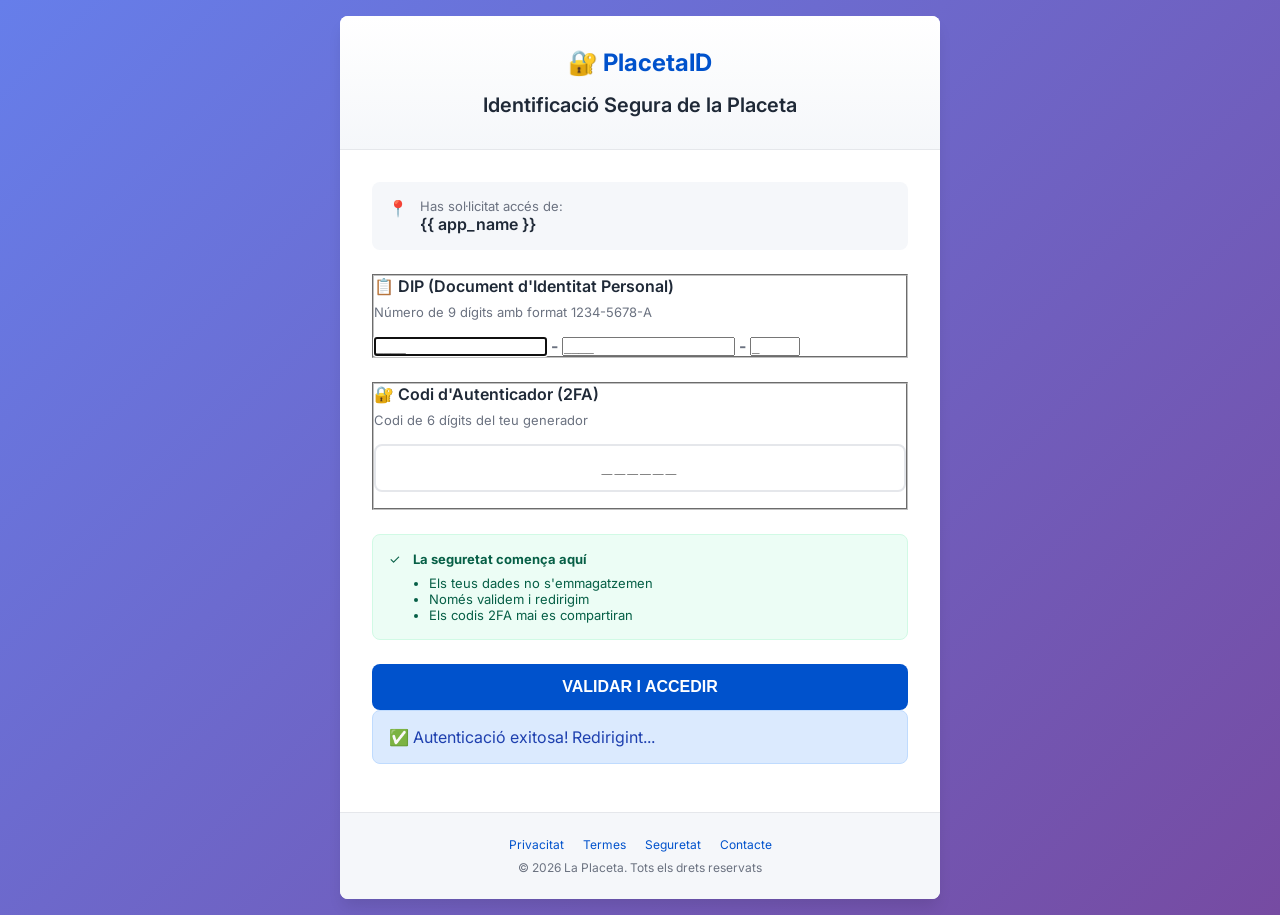
<file: backend/templates/login.html>
<!DOCTYPE html>
<html lang="ca">
<head>
    <meta charset="UTF-8">
    <meta name="viewport" content="width=device-width, initial-scale=1.0">
    <meta http-equiv="X-UA-Compatible" content="IE=edge">
    <meta name="theme-color" content="#0052CC">
    <title>PlacetaID - Autenticació Segura</title>
    <link rel="preconnect" href="https://fonts.googleapis.com">
    <link rel="preconnect" href="https://fonts.gstatic.com" crossorigin>
    <link href="https://fonts.googleapis.com/css2?family=Inter:wght@400;500;600;700&display=swap" rel="stylesheet">
    <style>
        :root {
            --primary: #0052CC;
            --primary-hover: #003D99;
            --success: #16A34A;
            --error: #DC2626;
            --background: #FFFFFF;
            --surface: #F5F7FA;
            --border: #E5E7EB;
            --text-primary: #1F2937;
            --text-secondary: #6B7280;
        }

        * {
            margin: 0;
            padding: 0;
            box-sizing: border-box;
        }

        body {
            font-family: 'Inter', sans-serif;
            background: linear-gradient(135deg, #667eea 0%, #764ba2 100%);
            min-height: 100vh;
            display: flex;
            align-items: center;
            justify-content: center;
            padding: 16px;
        }

        .container {
            background: var(--background);
            border-radius: 8px;
            box-shadow: 0 10px 15px -3px rgba(0, 0, 0, 0.1);
            max-width: 600px;
            width: 100%;
            overflow: hidden;
            animation: slideInUp 400ms ease-out;
        }

        @keyframes slideInUp {
            from {
                opacity: 0;
                transform: translateY(20px);
            }
            to {
                opacity: 1;
                transform: translateY(0);
            }
        }

        .header {
            padding: 32px;
            text-align: center;
            border-bottom: 1px solid var(--border);
            background: linear-gradient(to bottom, #fff, var(--surface));
        }

        .logo {
            display: flex;
            align-items: center;
            justify-content: center;
            gap: 12px;
            margin-bottom: 16px;
            color: var(--primary);
            font-size: 24px;
            font-weight: 700;
        }

        .title {
            font-size: 20px;
            font-weight: 600;
            color: var(--text-primary);
        }

        .main {
            padding: 32px;
        }

        .app-info {
            display: flex;
            gap: 12px;
            padding: 16px;
            background: var(--surface);
            border-radius: 8px;
            margin-bottom: 24px;
        }

        .form-group {
            margin-bottom: 24px;
        }

        .label-main {
            display: block;
            font-size: 16px;
            font-weight: 600;
            color: var(--text-primary);
            margin-bottom: 8px;
        }

        .form-hint {
            display: block;
            font-size: 13px;
            color: var(--text-secondary);
            margin-bottom: 16px;
        }

        .dip-input {
            display: flex;
            align-items: center;
            gap: 4px;
        }

        .dip-segment,
        .totp-input {
            flex: 1;
            padding: 12px 16px;
            border: 2px solid var(--border);
            border-radius: 8px;
            font-size: 18px;
            font-weight: 600;
            letter-spacing: 2px;
            text-align: center;
            font-family: 'Courier New', monospace;
            transition: all 200ms;
        }

        .dip-segment:focus,
        .totp-input:focus {
            outline: none;
            border-color: var(--primary);
            box-shadow: 0 0 0 3px rgba(0, 82, 204, 0.1);
        }

        .totp-input {
            width: 100%;
            margin-bottom: 16px;
        }

        .security-notice {
            display: flex;
            gap: 12px;
            padding: 16px;
            background: #ECFDF5;
            border: 1px solid #D1FAE5;
            border-radius: 8px;
            margin-bottom: 24px;
            font-size: 13px;
            color: #065F46;
        }

        .btn-submit {
            width: 100%;
            padding: 14px 20px;
            background: var(--primary);
            color: white;
            border: none;
            border-radius: 8px;
            font-size: 16px;
            font-weight: 600;
            cursor: pointer;
            transition: all 200ms;
        }

        .btn-submit:hover:not(:disabled) {
            background: var(--primary-hover);
            box-shadow: 0 4px 6px -1px rgba(0, 0, 0, 0.1);
        }

        .btn-submit:disabled {
            opacity: 0.6;
            cursor: not-allowed;
        }

        .alert {
            padding: 16px;
            border-radius: 8px;
            margin-bottom: 16px;
            display: none;
            animation: slideInUp 300ms ease-out;
        }

        .alert-error {
            background: #FEE2E2;
            border: 1px solid #FECACA;
            color: #7F1D1D;
        }

        .alert-success {
            background: #DBEAFE;
            border: 1px solid #BFDBFE;
            color: #1E40AF;
            display: flex;
        }

        .footer {
            padding: 24px 32px;
            border-top: 1px solid var(--border);
            text-align: center;
            background: var(--surface);
            font-size: 12px;
            color: var(--text-secondary);
        }

        .footer-link {
            color: var(--primary);
            text-decoration: none;
            margin: 0 8px;
        }

        @media (max-width: 640px) {
            .container {
                border-radius: 0;
                min-height: 100vh;
            }
            .header {
                padding: 16px;
            }
            .main {
                padding: 20px;
            }
        }
    </style>
</head>
<body>
    <div class="container">
        <header class="header">
            <div class="logo">
                🔐 PlacetaID
            </div>
            <h1 class="title">Identificació Segura de la Placeta</h1>
        </header>

        <main class="main">
            <div class="app-info">
                <span>📍</span>
                <div>
                    <p style="font-size: 13px; color: var(--text-secondary);">Has sol·licitat accés de:</p>
                    <p style="font-weight: 600; color: var(--text-primary);">{{ app_name }}</p>
                </div>
            </div>

            <form id="loginForm">
                <fieldset class="form-group">
                    <label class="label-main">📋 DIP (Document d'Identitat Personal)</label>
                    <p class="form-hint">Número de 9 dígits amb format 1234-5678-A</p>
                    <div class="dip-input">
                        <input type="text" id="dipInput1" maxlength="4" inputmode="numeric" placeholder="____" autocomplete="off">
                        <span style="color: var(--text-secondary); font-weight: 700;">-</span>
                        <input type="text" id="dipInput2" maxlength="4" inputmode="numeric" placeholder="____" autocomplete="off">
                        <span style="color: var(--text-secondary); font-weight: 700;">-</span>
                        <input type="text" id="dipInput3" maxlength="1" inputmode="text" placeholder="_" autocomplete="off" style="flex: 0 0 auto; width: 50px;">
                    </div>
                </fieldset>

                <fieldset class="form-group">
                    <label class="label-main">🔐 Codi d'Autenticador (2FA)</label>
                    <p class="form-hint">Codi de 6 dígits del teu generador</p>
                    <input type="text" id="totp2faInput" class="totp-input" maxlength="6" inputmode="numeric" placeholder="______" autocomplete="off">
                </fieldset>

                <div class="security-notice">
                    <span>✓</span>
                    <div>
                        <strong>La seguretat comença aquí</strong>
                        <ul style="margin-top: 8px; margin-left: 16px;">
                            <li>Els teus dades no s'emmagatzemen</li>
                            <li>Només validem i redirigim</li>
                            <li>Els codis 2FA mai es compartiran</li>
                        </ul>
                    </div>
                </div>

                <button type="submit" class="btn-submit">VALIDAR I ACCEDIR</button>
            </form>

            <div id="errorContainer" class="alert alert-error">
                <span id="errorMessage"></span>
            </div>

            <div id="successContainer" class="alert alert-success">
                <span id="successMessage">✅ Autenticació exitosa! Redirigint...</span>
            </div>
        </main>

        <footer class="footer">
            <a href="#" class="footer-link">Privacitat</a>
            <a href="#" class="footer-link">Termes</a>
            <a href="#" class="footer-link">Seguretat</a>
            <a href="#" class="footer-link">Contacte</a>
            <p style="margin-top: 8px;">© 2026 La Placeta. Tots els drets reservats</p>
        </footer>
    </div>

    <script>
        // DIP Input Handler
        const dipInputs = [
            document.getElementById('dipInput1'),
            document.getElementById('dipInput2'),
            document.getElementById('dipInput3')
        ];

        dipInputs.forEach((input, index) => {
            input.addEventListener('input', (e) => {
                if (index === 2) {
                    e.target.value = e.target.value.replace(/[^A-Za-z]/g, '').toUpperCase().slice(0, 1);
                } else {
                    e.target.value = e.target.value.replace(/[^0-9]/g, '');
                }

                if (e.target.value.length === [4, 4, 1][index]) {
                    if (index < 2) {
                        dipInputs[index + 1].focus();
                    } else {
                        document.getElementById('totp2faInput').focus();
                    }
                }
            });

            input.addEventListener('keydown', (e) => {
                if (e.key === 'Backspace' && input.value === '' && index > 0) {
                    dipInputs[index - 1].focus();
                }
            });
        });

        // TOTP Input Handler
        const totpInput = document.getElementById('totp2faInput');
        totpInput.addEventListener('input', (e) => {
            e.target.value = e.target.value.replace(/[^0-9]/g, '').slice(0, 6);
        });

        // Form Submit
        document.getElementById('loginForm').addEventListener('submit', async (e) => {
            e.preventDefault();

            const dip = dipInputs.map(inp => inp.value).join('-');
            const code2fa = totpInput.value;

            if (dip.split('-').join('').length !== 9 || code2fa.length !== 6) {
                showError('Por favor, completa todos los campos correctamente');
                return;
            }

            try {
                const response = await fetch('/oauth/validate', {
                    method: 'POST',
                    headers: { 'Content-Type': 'application/x-www-form-urlencoded' },
                    body: new URLSearchParams({
                        dip: dip.replace(/-/g, ''),
                        code_2fa: code2fa
                    })
                });

                const data = await response.json();

                if (response.ok && data.success) {
                    showSuccess('Autenticació exitosa!');
                    setTimeout(() => {
                        if (data.redirect_uri) {
                            window.location.href = data.redirect_uri;
                        }
                    }, 2000);
                } else {
                    showError(data.message || 'Credencials incorrectes');
                }
            } catch (error) {
                showError('Error de connexió. Intenta-ho més tard.');
                console.error(error);
            }
        });

        function showError(message) {
            document.getElementById('errorMessage').textContent = '❌ ' + message;
            document.getElementById('errorContainer').style.display = 'block';
            document.getElementById('successContainer').style.display = 'none';
        }

        function showSuccess(message) {
            document.getElementById('successMessage').textContent = '✅ ' + message;
            document.getElementById('successContainer').style.display = 'flex';
            document.getElementById('errorContainer').style.display = 'none';
        }

        // Auto-focus first input
        dipInputs[0].focus();
    </script>
</body>
</html>
</file>
